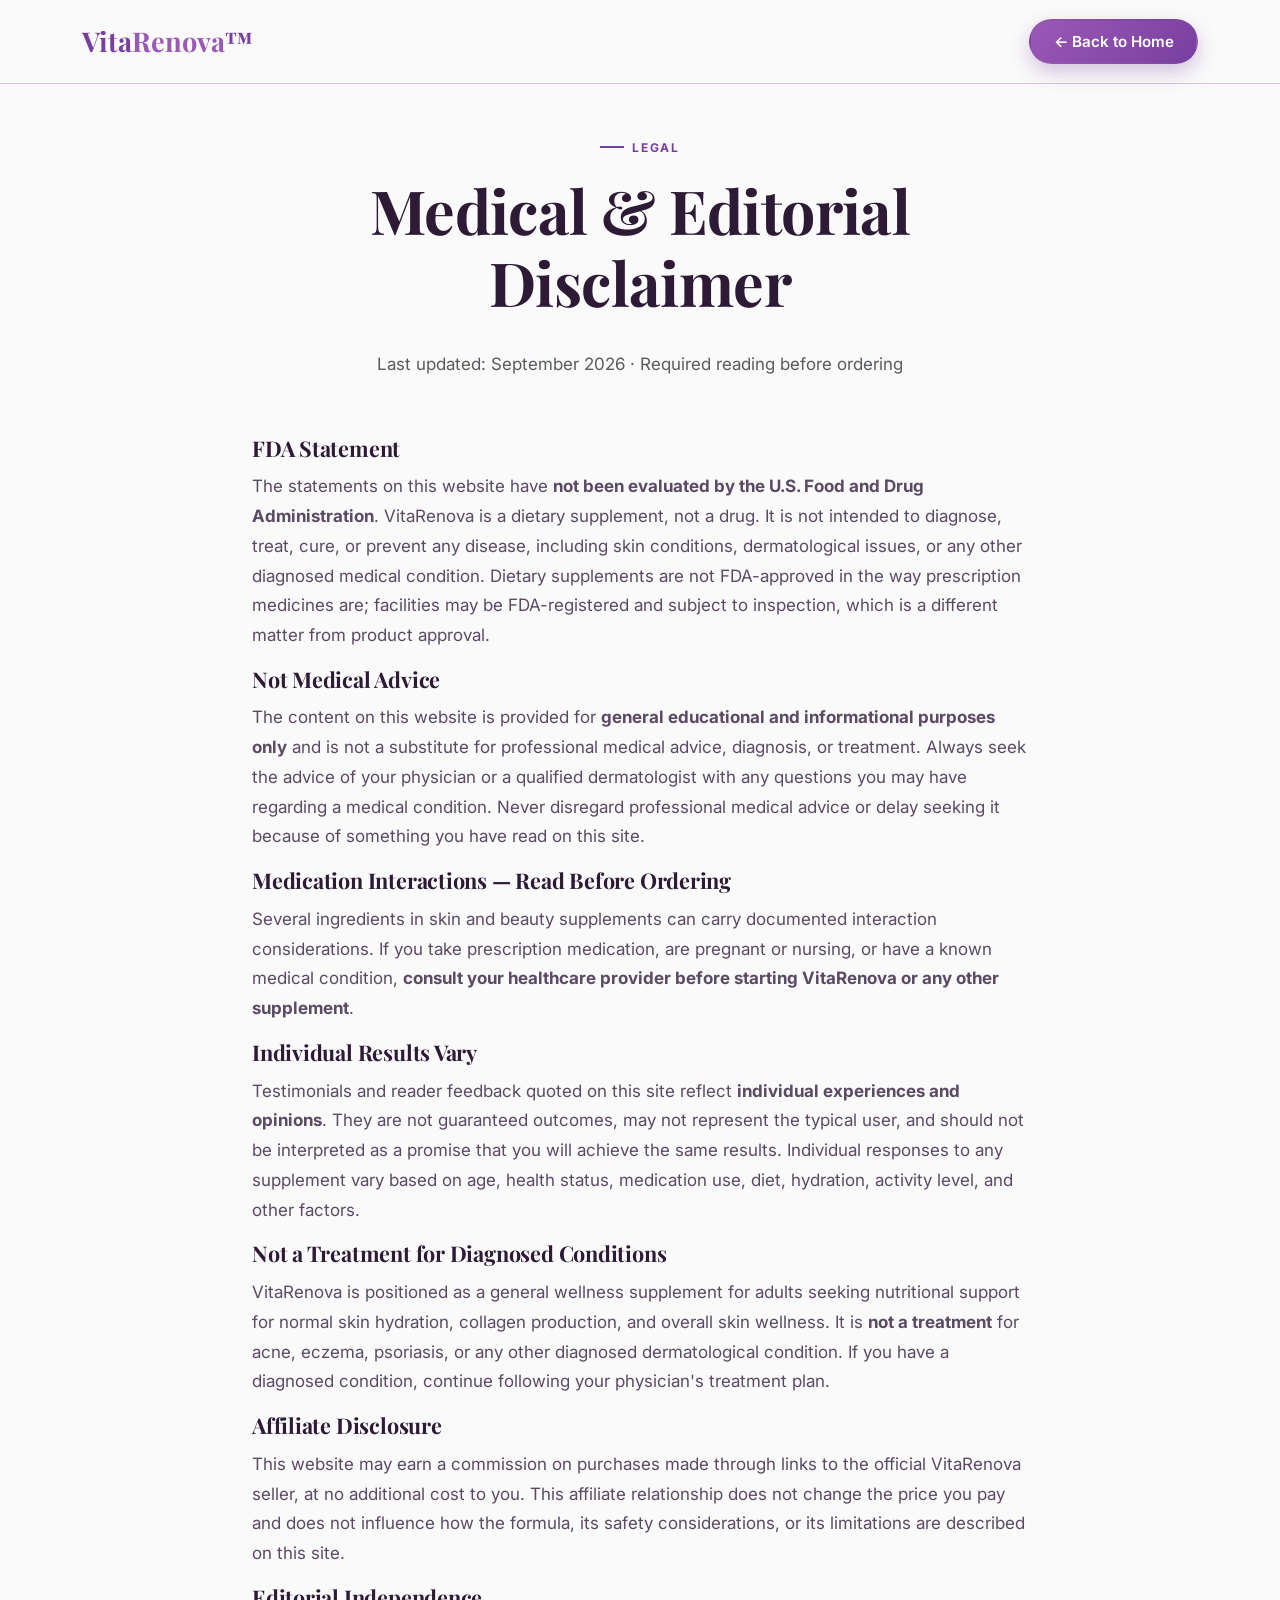
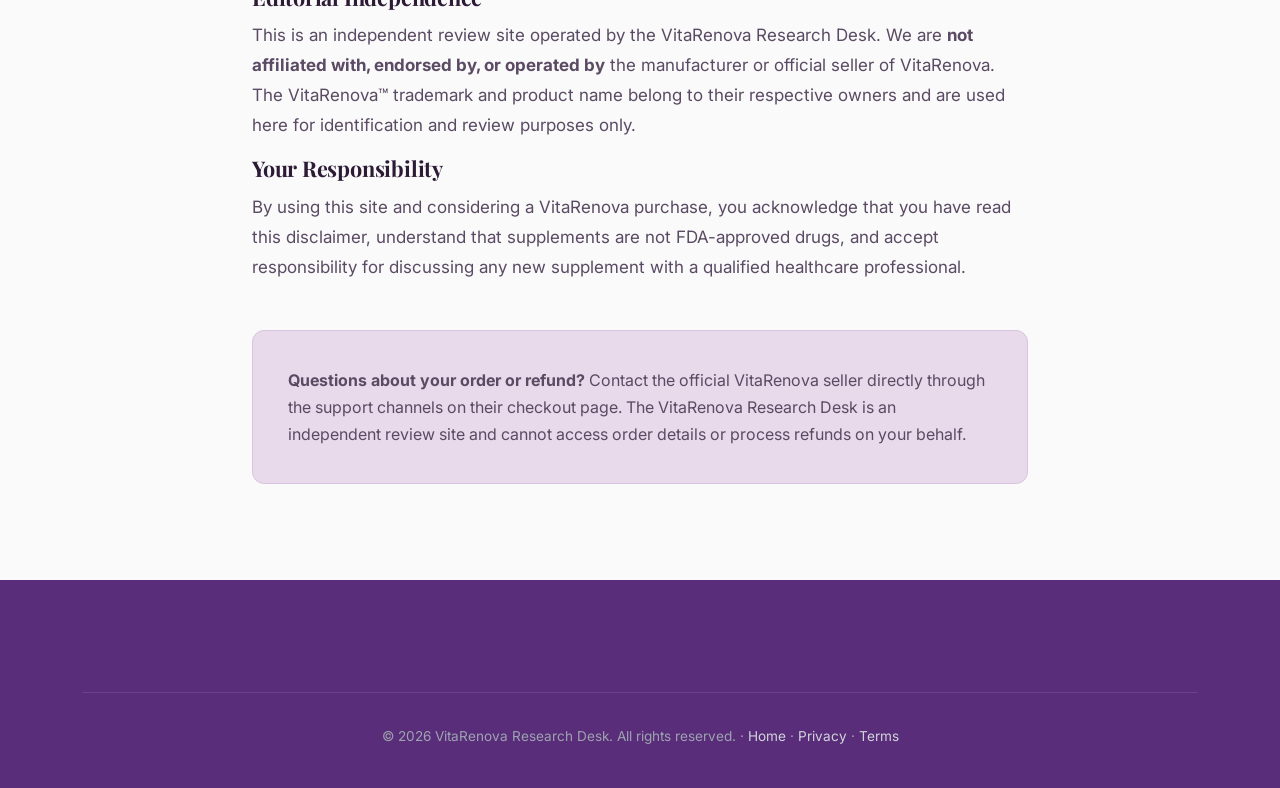
<file: disclaimer.html>
<!DOCTYPE html>
<html lang="en">
<head>
<meta charset="UTF-8">
<meta name="viewport" content="width=device-width, initial-scale=1.0">
<meta http-equiv="Content-Language" content="en">
<meta name="language" content="English">
<title>Disclaimer | VitaRenova™</title>
<meta name="description" content="Important disclaimers for the independent VitaRenova review: FDA status, medical advice, medication interactions, and affiliate disclosure.">
<meta name="robots" content="noindex, follow">
<link rel="canonical" href="https://vitaarenova.com/disclaimer.html">
<link rel="preconnect" href="https://fonts.googleapis.com">
<link rel="preconnect" href="https://fonts.gstatic.com" crossorigin>
<link href="https://fonts.googleapis.com/css2?family=Inter:wght@400;500;600;700&family=Playfair+Display:wght@600;700&display=swap" rel="stylesheet">
<link href="https://cdn.jsdelivr.net/npm/bootstrap@5.3.3/dist/css/bootstrap.min.css" rel="stylesheet">
<link rel="stylesheet" href="https://cdn.jsdelivr.net/npm/bootstrap-icons@1.11.3/font/bootstrap-icons.min.css">
<link rel="stylesheet" href="style.css">
</head>
<body>

<nav class="navbar navbar-expand-lg vr-nav fixed-top">
  <div class="container">
    <a class="navbar-brand" href="index.html">
      <span class="vr-logo">Vita<em>Renova</em>™</span>
    </a>
    <a href="index.html" class="vr-btn vr-btn--primary vr-btn--sm">← Back to Home</a>
  </div>
</nav>

<main class="vr-sec" style="padding-top: 8rem;">
  <div class="container" style="max-width: 800px;">
    <div class="vr-head vr-head--c">
      <span class="vr-eyebrow vr-eyebrow--c">Legal</span>
      <h1>Medical & Editorial Disclaimer</h1>
      <p class="text-muted">Last updated: September 2026 · Required reading before ordering</p>
    </div>

    <h3>FDA Statement</h3>
    <p>The statements on this website have <strong>not been evaluated by the U.S. Food and Drug Administration</strong>. VitaRenova is a dietary supplement, not a drug. It is not intended to diagnose, treat, cure, or prevent any disease, including skin conditions, dermatological issues, or any other diagnosed medical condition. Dietary supplements are not FDA-approved in the way prescription medicines are; facilities may be FDA-registered and subject to inspection, which is a different matter from product approval.</p>

    <h3>Not Medical Advice</h3>
    <p>The content on this website is provided for <strong>general educational and informational purposes only</strong> and is not a substitute for professional medical advice, diagnosis, or treatment. Always seek the advice of your physician or a qualified dermatologist with any questions you may have regarding a medical condition. Never disregard professional medical advice or delay seeking it because of something you have read on this site.</p>

    <h3>Medication Interactions — Read Before Ordering</h3>
    <p>Several ingredients in skin and beauty supplements can carry documented interaction considerations. If you take prescription medication, are pregnant or nursing, or have a known medical condition, <strong>consult your healthcare provider before starting VitaRenova or any other supplement</strong>.</p>

    <h3>Individual Results Vary</h3>
    <p>Testimonials and reader feedback quoted on this site reflect <strong>individual experiences and opinions</strong>. They are not guaranteed outcomes, may not represent the typical user, and should not be interpreted as a promise that you will achieve the same results. Individual responses to any supplement vary based on age, health status, medication use, diet, hydration, activity level, and other factors.</p>

    <h3>Not a Treatment for Diagnosed Conditions</h3>
    <p>VitaRenova is positioned as a general wellness supplement for adults seeking nutritional support for normal skin hydration, collagen production, and overall skin wellness. It is <strong>not a treatment</strong> for acne, eczema, psoriasis, or any other diagnosed dermatological condition. If you have a diagnosed condition, continue following your physician's treatment plan.</p>

    <h3>Affiliate Disclosure</h3>
    <p>This website may earn a commission on purchases made through links to the official VitaRenova seller, at no additional cost to you. This affiliate relationship does not change the price you pay and does not influence how the formula, its safety considerations, or its limitations are described on this site.</p>

    <h3>Editorial Independence</h3>
    <p>This is an independent review site operated by the VitaRenova Research Desk. We are <strong>not affiliated with, endorsed by, or operated by</strong> the manufacturer or official seller of VitaRenova. The VitaRenova™ trademark and product name belong to their respective owners and are used here for identification and review purposes only.</p>

    <h3>Your Responsibility</h3>
    <p>By using this site and considering a VitaRenova purchase, you acknowledge that you have read this disclaimer, understand that supplements are not FDA-approved drugs, and accept responsibility for discussing any new supplement with a qualified healthcare professional.</p>

    <div class="vr-card mt-5" style="background: var(--vr-bg-alt); border-color: var(--vr-line);">
      <p class="mb-0"><strong>Questions about your order or refund?</strong> Contact the official VitaRenova seller directly through the support channels on their checkout page. The VitaRenova Research Desk is an independent review site and cannot access order details or process refunds on your behalf.</p>
    </div>
  </div>
</main>

<footer class="vr-foot">
  <div class="container">
    <div class="vr-legal" style="text-align: center; border-top: 1px solid rgba(255,255,255,0.1); padding-top: 2rem; margin-top: 2rem;">
      <p class="mb-0">© 2026 VitaRenova Research Desk. All rights reserved. · <a href="index.html" style="color: var(--vr-deep-mut);">Home</a> · <a href="privacy-policy.html" style="color: var(--vr-deep-mut);">Privacy</a> · <a href="terms-conditions.html" style="color: var(--vr-deep-mut);">Terms</a></p>
    </div>
  </div>
</footer>

</body>
</html>
</file>
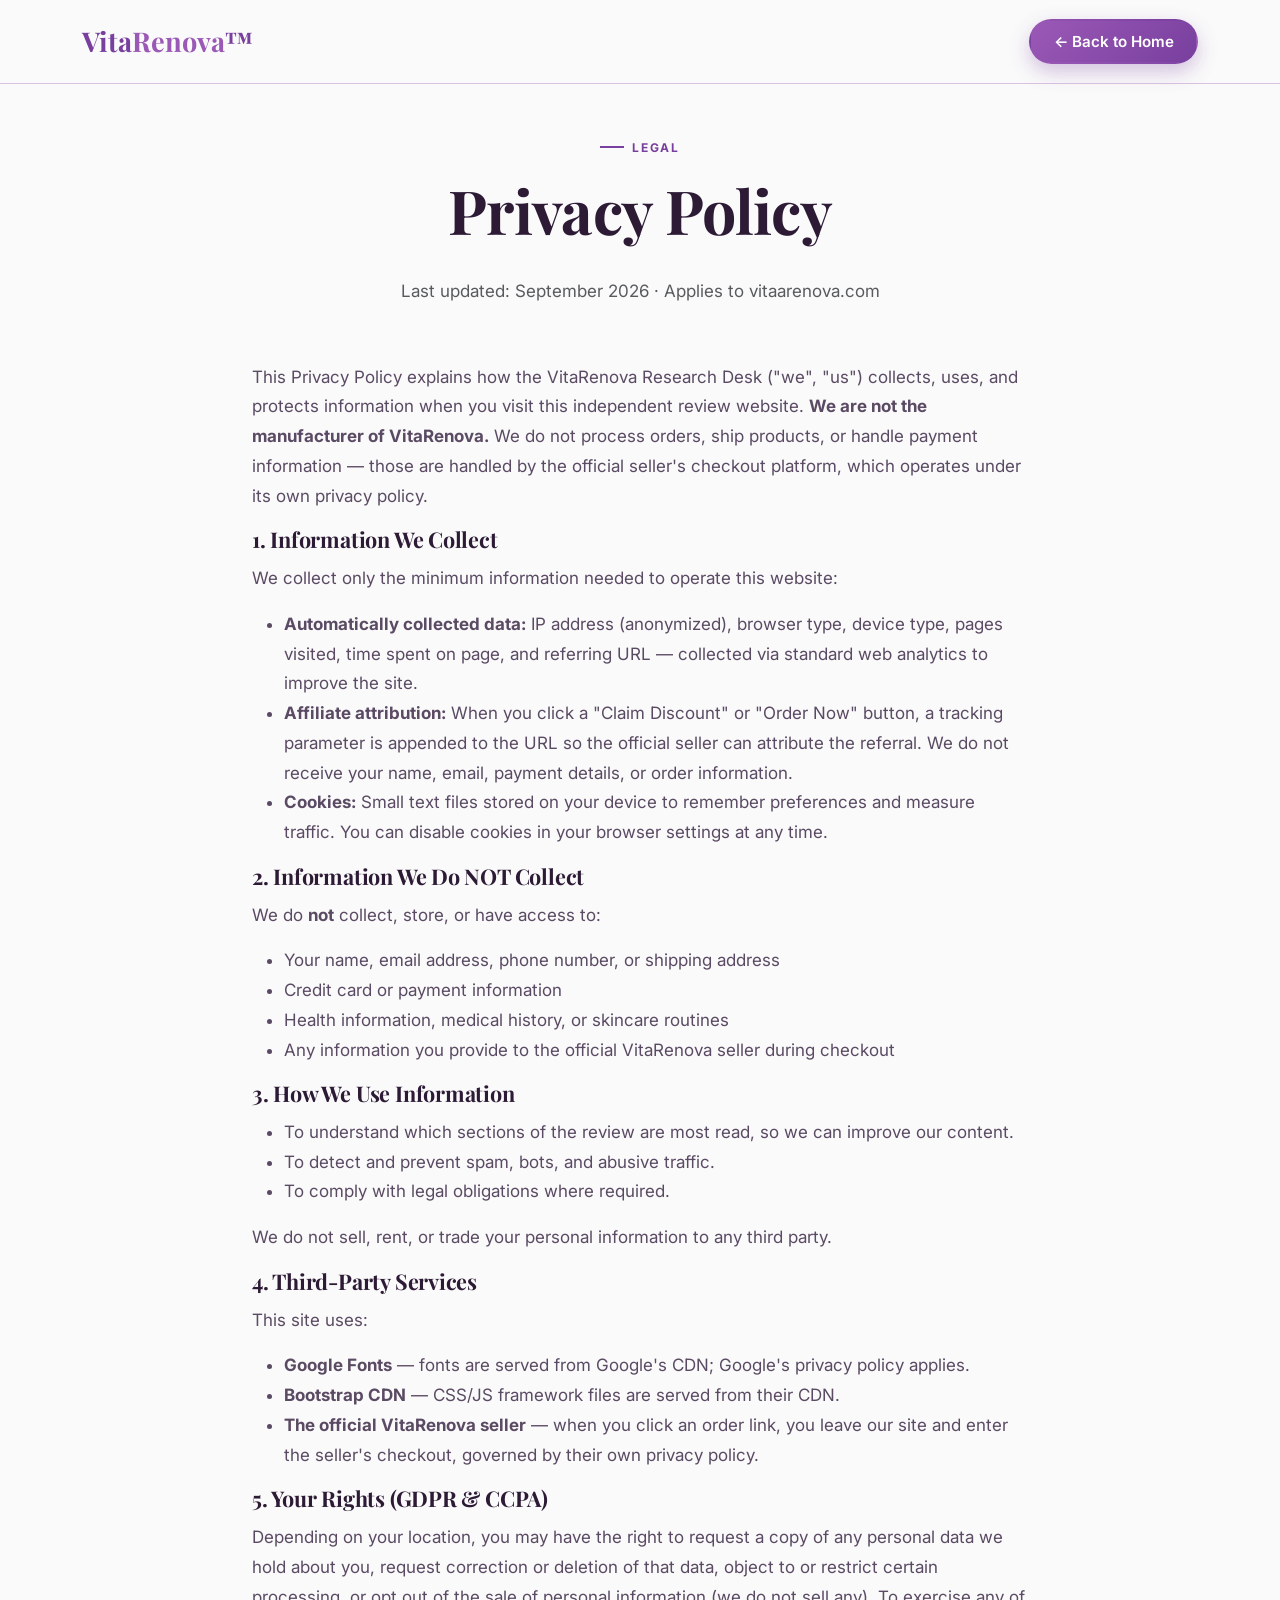
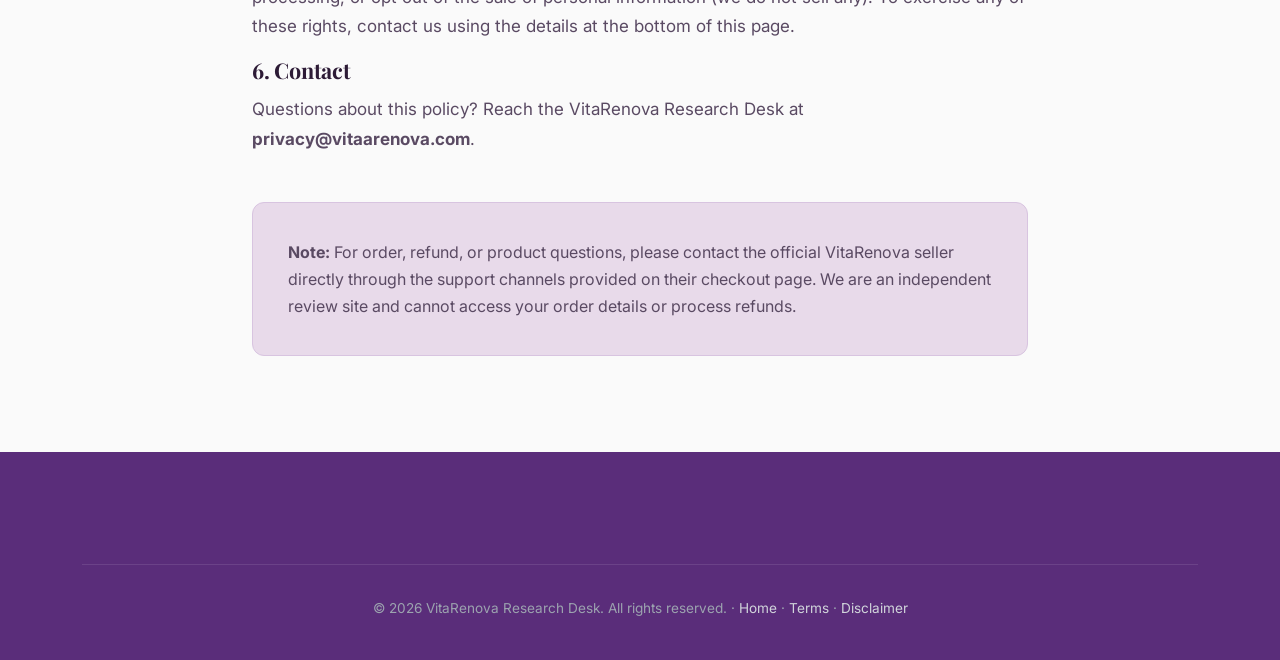
<file: privacy.html>
<!DOCTYPE html>
<html lang="en">
<head>
<meta charset="UTF-8">
<meta name="viewport" content="width=device-width, initial-scale=1.0">
<meta http-equiv="Content-Language" content="en">
<meta name="language" content="English">
<title>Privacy Policy | VitaRenova™</title>
<meta name="description" content="Privacy policy for the independent VitaRenova review website. Learn how we handle visitor data, cookies, and affiliate attribution.">
<meta name="robots" content="noindex, follow">
<link rel="canonical" href="https://vitaarenova.com/privacy-policy.html">
<link rel="preconnect" href="https://fonts.googleapis.com">
<link rel="preconnect" href="https://fonts.gstatic.com" crossorigin>
<link href="https://fonts.googleapis.com/css2?family=Inter:wght@400;500;600;700&family=Playfair+Display:wght@600;700&display=swap" rel="stylesheet">
<link href="https://cdn.jsdelivr.net/npm/bootstrap@5.3.3/dist/css/bootstrap.min.css" rel="stylesheet">
<link rel="stylesheet" href="https://cdn.jsdelivr.net/npm/bootstrap-icons@1.11.3/font/bootstrap-icons.min.css">
<link rel="stylesheet" href="style.css">
</head>
<body>

<nav class="navbar navbar-expand-lg vr-nav fixed-top">
  <div class="container">
    <a class="navbar-brand" href="index.html">
      <span class="vr-logo">Vita<em>Renova</em>™</span>
    </a>
    <a href="index.html" class="vr-btn vr-btn--primary vr-btn--sm">← Back to Home</a>
  </div>
</nav>

<main class="vr-sec" style="padding-top: 8rem;">
  <div class="container" style="max-width: 800px;">
    <div class="vr-head vr-head--c">
      <span class="vr-eyebrow vr-eyebrow--c">Legal</span>
      <h1>Privacy Policy</h1>
      <p class="text-muted">Last updated: September 2026 · Applies to vitaarenova.com</p>
    </div>

    <p>This Privacy Policy explains how the VitaRenova Research Desk ("we", "us") collects, uses, and protects information when you visit this independent review website. <strong>We are not the manufacturer of VitaRenova.</strong> We do not process orders, ship products, or handle payment information — those are handled by the official seller's checkout platform, which operates under its own privacy policy.</p>

    <h3>1. Information We Collect</h3>
    <p>We collect only the minimum information needed to operate this website:</p>
    <ul>
      <li><strong>Automatically collected data:</strong> IP address (anonymized), browser type, device type, pages visited, time spent on page, and referring URL — collected via standard web analytics to improve the site.</li>
      <li><strong>Affiliate attribution:</strong> When you click a "Claim Discount" or "Order Now" button, a tracking parameter is appended to the URL so the official seller can attribute the referral. We do not receive your name, email, payment details, or order information.</li>
      <li><strong>Cookies:</strong> Small text files stored on your device to remember preferences and measure traffic. You can disable cookies in your browser settings at any time.</li>
    </ul>

    <h3>2. Information We Do NOT Collect</h3>
    <p>We do <strong>not</strong> collect, store, or have access to:</p>
    <ul>
      <li>Your name, email address, phone number, or shipping address</li>
      <li>Credit card or payment information</li>
      <li>Health information, medical history, or skincare routines</li>
      <li>Any information you provide to the official VitaRenova seller during checkout</li>
    </ul>

    <h3>3. How We Use Information</h3>
    <ul>
      <li>To understand which sections of the review are most read, so we can improve our content.</li>
      <li>To detect and prevent spam, bots, and abusive traffic.</li>
      <li>To comply with legal obligations where required.</li>
    </ul>
    <p>We do not sell, rent, or trade your personal information to any third party.</p>

    <h3>4. Third-Party Services</h3>
    <p>This site uses:</p>
    <ul>
      <li><strong>Google Fonts</strong> — fonts are served from Google's CDN; Google's privacy policy applies.</li>
      <li><strong>Bootstrap CDN</strong> — CSS/JS framework files are served from their CDN.</li>
      <li><strong>The official VitaRenova seller</strong> — when you click an order link, you leave our site and enter the seller's checkout, governed by their own privacy policy.</li>
    </ul>

    <h3>5. Your Rights (GDPR & CCPA)</h3>
    <p>Depending on your location, you may have the right to request a copy of any personal data we hold about you, request correction or deletion of that data, object to or restrict certain processing, or opt out of the sale of personal information (we do not sell any). To exercise any of these rights, contact us using the details at the bottom of this page.</p>

    <h3>6. Contact</h3>
    <p>Questions about this policy? Reach the VitaRenova Research Desk at <strong>privacy@vitaarenova.com</strong>.</p>

    <div class="vr-card mt-5" style="background: var(--vr-bg-alt); border-color: var(--vr-line);">
      <p class="mb-0"><strong>Note:</strong> For order, refund, or product questions, please contact the official VitaRenova seller directly through the support channels provided on their checkout page. We are an independent review site and cannot access your order details or process refunds.</p>
    </div>
  </div>
</main>

<footer class="vr-foot">
  <div class="container">
    <div class="vr-legal" style="text-align: center; border-top: 1px solid rgba(255,255,255,0.1); padding-top: 2rem; margin-top: 2rem;">
      <p class="mb-0">© 2026 VitaRenova Research Desk. All rights reserved. · <a href="index.html" style="color: var(--vr-deep-mut);">Home</a> · <a href="terms-conditions.html" style="color: var(--vr-deep-mut);">Terms</a> · <a href="disclaimer.html" style="color: var(--vr-deep-mut);">Disclaimer</a></p>
    </div>
  </div>
</footer>

</body>
</html>
</file>
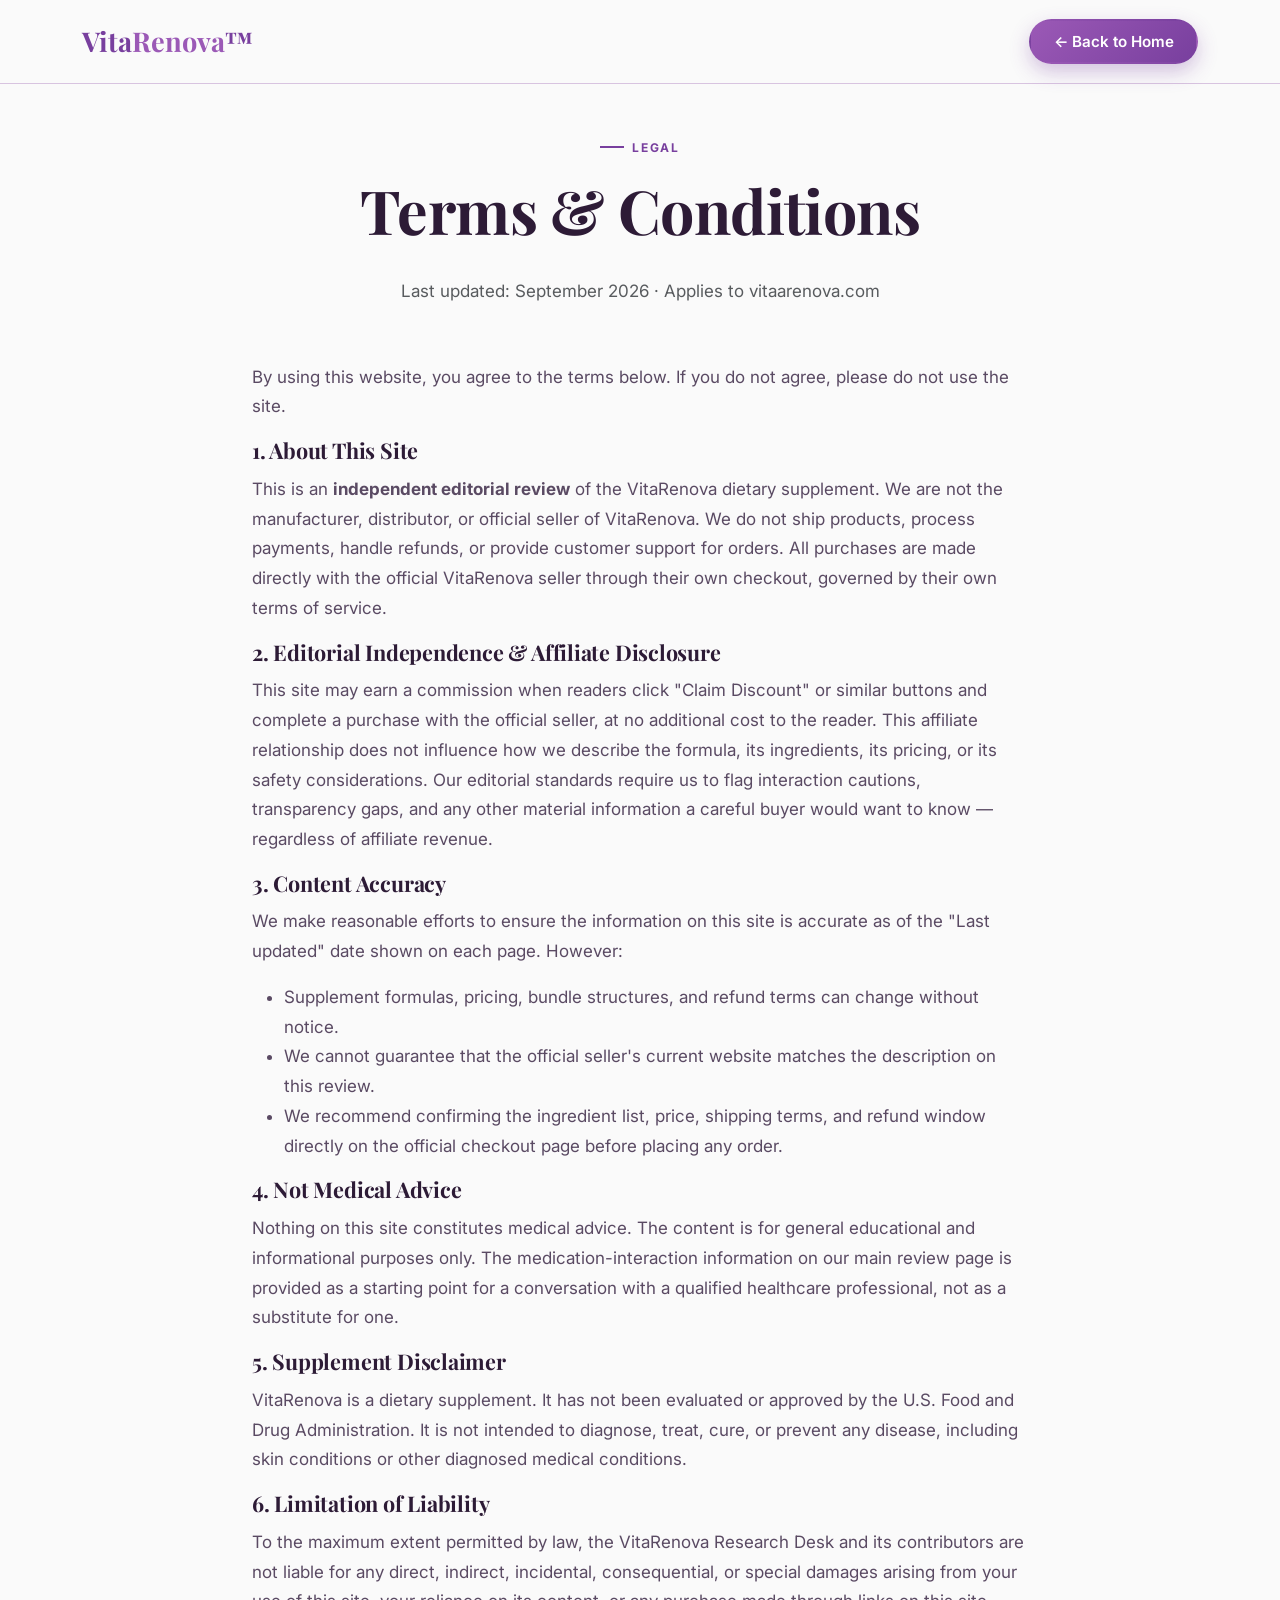
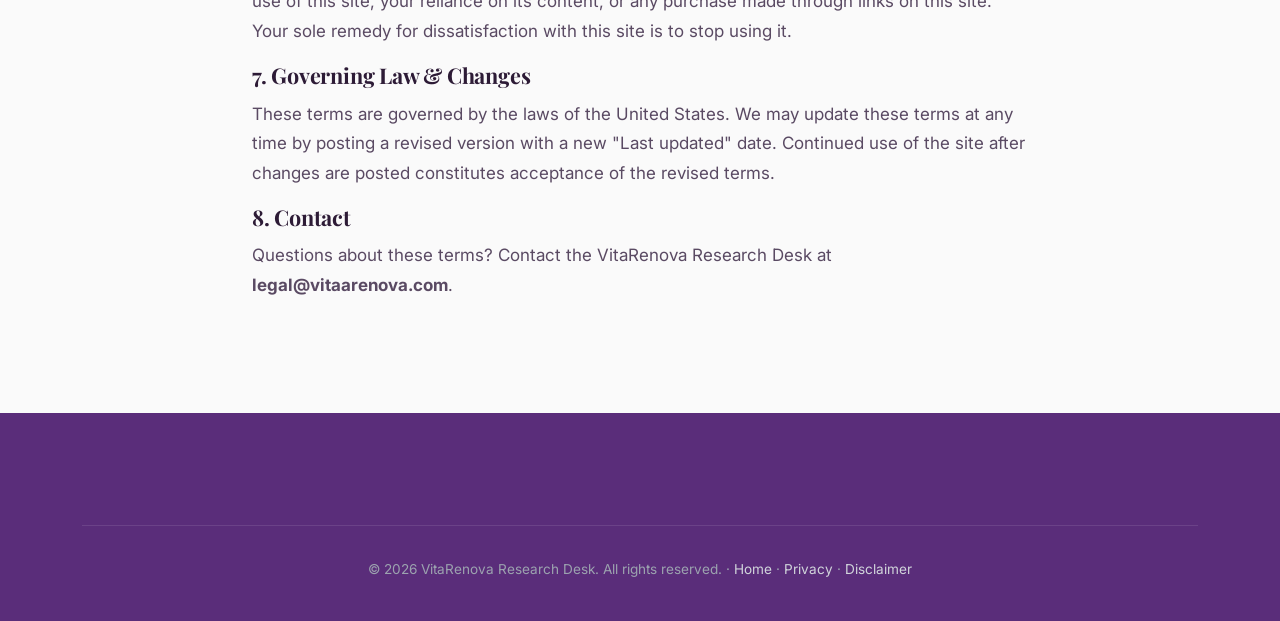
<file: terms.html>
<!DOCTYPE html>
<html lang="en">
<head>
<meta charset="UTF-8">
<meta name="viewport" content="width=device-width, initial-scale=1.0">
<meta http-equiv="Content-Language" content="en">
<meta name="language" content="English">
<title>Terms & Conditions | VitaRenova™</title>
<meta name="description" content="Terms of use for the independent VitaRenova review website. Covers affiliate rules, content accuracy, and official seller boundaries.">
<meta name="robots" content="noindex, follow">
<link rel="canonical" href="https://vitaarenova.com/terms-conditions.html">
<link rel="preconnect" href="https://fonts.googleapis.com">
<link rel="preconnect" href="https://fonts.gstatic.com" crossorigin>
<link href="https://fonts.googleapis.com/css2?family=Inter:wght@400;500;600;700&family=Playfair+Display:wght@600;700&display=swap" rel="stylesheet">
<link href="https://cdn.jsdelivr.net/npm/bootstrap@5.3.3/dist/css/bootstrap.min.css" rel="stylesheet">
<link rel="stylesheet" href="https://cdn.jsdelivr.net/npm/bootstrap-icons@1.11.3/font/bootstrap-icons.min.css">
<link rel="stylesheet" href="style.css">
</head>
<body>

<nav class="navbar navbar-expand-lg vr-nav fixed-top">
  <div class="container">
    <a class="navbar-brand" href="index.html">
      <span class="vr-logo">Vita<em>Renova</em>™</span>
    </a>
    <a href="index.html" class="vr-btn vr-btn--primary vr-btn--sm">← Back to Home</a>
  </div>
</nav>

<main class="vr-sec" style="padding-top: 8rem;">
  <div class="container" style="max-width: 800px;">
    <div class="vr-head vr-head--c">
      <span class="vr-eyebrow vr-eyebrow--c">Legal</span>
      <h1>Terms & Conditions</h1>
      <p class="text-muted">Last updated: September 2026 · Applies to vitaarenova.com</p>
    </div>

    <p>By using this website, you agree to the terms below. If you do not agree, please do not use the site.</p>

    <h3>1. About This Site</h3>
    <p>This is an <strong>independent editorial review</strong> of the VitaRenova dietary supplement. We are not the manufacturer, distributor, or official seller of VitaRenova. We do not ship products, process payments, handle refunds, or provide customer support for orders. All purchases are made directly with the official VitaRenova seller through their own checkout, governed by their own terms of service.</p>

    <h3>2. Editorial Independence & Affiliate Disclosure</h3>
    <p>This site may earn a commission when readers click "Claim Discount" or similar buttons and complete a purchase with the official seller, at no additional cost to the reader. This affiliate relationship does not influence how we describe the formula, its ingredients, its pricing, or its safety considerations. Our editorial standards require us to flag interaction cautions, transparency gaps, and any other material information a careful buyer would want to know — regardless of affiliate revenue.</p>

    <h3>3. Content Accuracy</h3>
    <p>We make reasonable efforts to ensure the information on this site is accurate as of the "Last updated" date shown on each page. However:</p>
    <ul>
      <li>Supplement formulas, pricing, bundle structures, and refund terms can change without notice.</li>
      <li>We cannot guarantee that the official seller's current website matches the description on this review.</li>
      <li>We recommend confirming the ingredient list, price, shipping terms, and refund window directly on the official checkout page before placing any order.</li>
    </ul>

    <h3>4. Not Medical Advice</h3>
    <p>Nothing on this site constitutes medical advice. The content is for general educational and informational purposes only. The medication-interaction information on our main review page is provided as a starting point for a conversation with a qualified healthcare professional, not as a substitute for one.</p>

    <h3>5. Supplement Disclaimer</h3>
    <p>VitaRenova is a dietary supplement. It has not been evaluated or approved by the U.S. Food and Drug Administration. It is not intended to diagnose, treat, cure, or prevent any disease, including skin conditions or other diagnosed medical conditions.</p>

    <h3>6. Limitation of Liability</h3>
    <p>To the maximum extent permitted by law, the VitaRenova Research Desk and its contributors are not liable for any direct, indirect, incidental, consequential, or special damages arising from your use of this site, your reliance on its content, or any purchase made through links on this site. Your sole remedy for dissatisfaction with this site is to stop using it.</p>

    <h3>7. Governing Law & Changes</h3>
    <p>These terms are governed by the laws of the United States. We may update these terms at any time by posting a revised version with a new "Last updated" date. Continued use of the site after changes are posted constitutes acceptance of the revised terms.</p>

    <h3>8. Contact</h3>
    <p>Questions about these terms? Contact the VitaRenova Research Desk at <strong>legal@vitaarenova.com</strong>.</p>
  </div>
</main>

<footer class="vr-foot">
  <div class="container">
    <div class="vr-legal" style="text-align: center; border-top: 1px solid rgba(255,255,255,0.1); padding-top: 2rem; margin-top: 2rem;">
      <p class="mb-0">© 2026 VitaRenova Research Desk. All rights reserved. · <a href="index.html" style="color: var(--vr-deep-mut);">Home</a> · <a href="privacy-policy.html" style="color: var(--vr-deep-mut);">Privacy</a> · <a href="disclaimer.html" style="color: var(--vr-deep-mut);">Disclaimer</a></p>
    </div>
  </div>
</footer>

</body>
</html>
</file>
<file: style.css>
/* ============================================================
VitaRenova — "Radiant Lavender" Editorial Theme
Palette: Deep Purple #783F9E | Light Lavender #E8DAEA | Clean White #FFFFFF
Type: Inter (body) + Playfair Display (display/headings)
============================================================ */
:root{
  --vr-primary: #783F9E;
  --vr-primary-lt: #9B59B6;
  --vr-primary-dd: #5A2D7A;
  --vr-bg: #FAFAFA;
  --vr-bg-alt: #E8DAEA;
  --vr-card: #FFFFFF;
  --vr-line: #D8C4E0;
  --vr-line-soft: #F0E6F3;
  --vr-card-line: rgba(120, 63, 158, 0.10);
  --vr-text: #2D1B36;
  --vr-body: #5A4A63;
  --vr-muted: #8A7A93;
  --vr-deep-text: #F9FAFB;
  --vr-deep-mut: #D1D5DB;
  --vr-yes: #10B981;
  --vr-no: #EF4444;
  --vr-grad: linear-gradient(135deg, #9B59B6 0%, #783F9E 100%);
  --vr-grad-d: linear-gradient(150deg, #5A2D7A 0%, #783F9E 100%);
  --vr-display: 'Playfair Display', Georgia, serif;
  --vr-body-f: 'Inter', system-ui, sans-serif;
  --vr-r: 12px;
  --vr-r-sm: 8px;
  --vr-sh: 0 4px 6px -1px rgba(120, 63, 158, 0.05), 0 2px 4px -1px rgba(120, 63, 158, 0.03);
  --vr-sh-lg: 0 10px 15px -3px rgba(120, 63, 158, 0.08), 0 4px 6px -2px rgba(120, 63, 158, 0.04);
}

*, *::before, *::after { box-sizing: border-box; }
html { scroll-behavior: smooth; scroll-padding-top: 80px; }
body {
  margin: 0;
  background: var(--vr-bg);
  color: var(--vr-body);
  font-family: var(--vr-body-f);
  font-size: 17px;
  line-height: 1.75;
  font-weight: 400;
  -webkit-font-smoothing: antialiased;
}
img { max-width: 100%; height: auto; display: block; }
a { color: var(--vr-primary-lt); text-decoration: none; transition: color 0.2s; font-weight: 500; }
a:hover { color: var(--vr-primary); }
h1, h2, h3, h4 { font-family: var(--vr-display); color: var(--vr-text); line-height: 1.2; margin: 0 0 0.5em; font-weight: 700; letter-spacing: -0.01em; }
h1 { font-size: clamp(2.4rem, 5vw, 3.8rem); }
h2 { font-size: clamp(1.9rem, 4vw, 2.8rem); }
h3 { font-size: 1.35rem; }
h4 { font-size: 1.15rem; }
.vr-skip { position: absolute; left: -9999px; top: 0; background: var(--vr-primary); color: #fff; padding: 0.8rem 1.2rem; z-index: 2000; border-radius: 0 0 8px 0; font-weight: 700; }
.vr-skip:focus { left: 0; }

/* ── Buttons ─────────────────────────────────────────────── */
.vr-btn {
  display: inline-flex; align-items: center; justify-content: center; gap: 0.5rem;
  font-family: var(--vr-body-f); font-weight: 600; font-size: 1.05rem;
  padding: 1rem 2.2rem; border-radius: 999px; border: 2px solid transparent;
  cursor: pointer; text-align: center; line-height: 1.25; transition: all 0.25s ease;
}
.vr-btn:hover { transform: translateY(-2px); text-decoration: none; }
.vr-btn--primary { 
  background: var(--vr-grad); 
  color: #fff; 
  box-shadow: 0 8px 20px rgba(120, 63, 158, 0.3); 
}
.vr-btn--primary:hover { 
  background: linear-gradient(135deg, #A96BC7 0%, #8A4DB3 100%); 
  color: #fff; 
  box-shadow: 0 12px 28px rgba(120, 63, 158, 0.4); 
}
.vr-btn--ghost { background: transparent; color: var(--vr-primary); border-color: var(--vr-primary); }
.vr-btn--ghost:hover { background: var(--vr-primary); color: #fff; }
.vr-sec--deep .vr-btn--ghost { color: #fff; border-color: rgba(255,255,255,0.3); }
.vr-sec--deep .vr-btn--ghost:hover { background: rgba(255,255,255,0.1); }
.vr-btn--lg { padding: 1.2rem 2.6rem; font-size: 1.1rem; }
.vr-btn--sm { padding: 0.7rem 1.4rem; font-size: 0.95rem; }
.vr-btn--full { width: 100%; }

/* ── Navbar ──────────────────────────────────────────────── */
.vr-nav { 
  background: rgba(250, 250, 250, 0.95); 
  backdrop-filter: blur(12px); 
  border-bottom: 1px solid var(--vr-line); 
  padding: 0.8rem 0; 
}
.vr-logo { font-family: var(--vr-display); font-size: 1.7rem; font-weight: 700; color: var(--vr-primary); }
.vr-logo em { font-style: normal; color: var(--vr-primary-lt); }
.vr-nav .nav-link { font-weight: 500; font-size: 0.95rem; color: var(--vr-body); padding: 0.5rem 0.8rem; border-radius: 8px; }
.vr-nav .nav-link:hover { color: var(--vr-primary); background: var(--vr-bg-alt); }
.vr-nav .nav-link.active { color: var(--vr-primary); font-weight: 600; }
@media (max-width: 991.98px) {
  .vr-nav .navbar-collapse { background: var(--vr-bg); border: 1px solid var(--vr-line); border-radius: var(--vr-r); margin-top: 0.5rem; padding: 1rem; }
  .vr-nav .nav-link { padding: 0.8rem; font-size: 1rem; }
  .vr-nav .vr-btn { margin-top: 0.5rem; width: 100%; }
}

/* ── Layout & Sections ───────────────────────────────────── */
.vr-sec { padding: 6rem 0; position: relative; }
.vr-sec--alt { background: var(--vr-bg-alt); position: relative; }
.vr-sec--alt::before { 
  content: ""; position: absolute; inset: 0; pointer-events: none; opacity: 0.5; 
  background-image: radial-gradient(circle, rgba(120, 63, 158, 0.04) 1px, transparent 1px); 
  background-size: 24px 24px; 
}
.vr-sec--alt > .container { position: relative; z-index: 1; }
.vr-sec--deep { background: var(--vr-grad-d); color: var(--vr-deep-mut); }
.vr-sec--deep h1, .vr-sec--deep h2, .vr-sec--deep h3 { color: #fff; }
.vr-head { max-width: 65ch; margin: 0 auto 3.5rem; }
.vr-head--c { text-align: center; }
.vr-eyebrow { 
  display: inline-flex; align-items: center; gap: 0.5rem; 
  font-family: var(--vr-body-f); font-size: 0.75rem; font-weight: 700; 
  letter-spacing: 0.15em; text-transform: uppercase; color: var(--vr-primary); 
  margin-bottom: 1rem; 
}
.vr-eyebrow::before { content: ""; width: 24px; height: 2px; background: var(--vr-primary); }
.vr-eyebrow--c { justify-content: center; }
.vr-lede { font-size: 1.15rem; color: var(--vr-body); font-weight: 400; line-height: 1.8; }
.vr-sec--deep .vr-lede { color: var(--vr-deep-mut); }

/* ── Hero ────────────────────────────────────────────────── */
.vr-hero { 
  padding: 8rem 0 5rem; 
  background: linear-gradient(180deg, var(--vr-bg-alt) 0%, var(--vr-bg) 100%); 
}
.vr-pill { 
  display: inline-flex; align-items: center; gap: 0.4rem; 
  background: #fff; border: 1px solid var(--vr-line); color: var(--vr-primary); 
  font-family: var(--vr-body-f); font-weight: 600; font-size: 0.75rem; 
  padding: 0.5rem 1rem; border-radius: 999px; letter-spacing: 0.05em;
}
.vr-answer { 
  background: #fff; border: 1px solid var(--vr-line); border-left: 4px solid var(--vr-primary); 
  border-radius: 0 var(--vr-r-sm) var(--vr-r-sm) 0; padding: 1.5rem 1.8rem; 
  margin: 2rem 0; box-shadow: var(--vr-sh); 
}
.vr-answer__tag { 
  display: block; font-family: var(--vr-body-f); font-size: 0.7rem; font-weight: 800; 
  letter-spacing: 0.1em; text-transform: uppercase; color: var(--vr-primary); margin-bottom: 0.6rem; 
}
.vr-answer p { margin: 0; font-size: 1.05rem; color: var(--vr-text); line-height: 1.7; font-weight: 500; }
.vr-answer p + p { margin-top: 0.8rem; }
.vr-hero__cta { display: flex; flex-wrap: wrap; gap: 1rem; margin: 2rem 0; }
.vr-cta-micro { display: flex; flex-wrap: wrap; gap: 0.5rem 1.5rem; font-size: 0.85rem; font-weight: 500; color: var(--vr-muted); margin-bottom: 1rem; }
.vr-cta-micro i { color: var(--vr-primary-lt); margin-right: 4px; }
.vr-sec--deep .vr-cta-micro { color: var(--vr-deep-mut); }
.vr-sec--deep .vr-cta-micro i { color: var(--vr-primary-lt); }
.vr-cta-price { font-size: 1.05rem; color: var(--vr-body); margin: 0; font-weight: 500; }
.vr-cta-price strong { color: var(--vr-primary); font-weight: 700; }
.vr-sec--deep .vr-cta-price { color: var(--vr-deep-mut); }
.vr-sec--deep .vr-cta-price strong { color: #fff; }
.vr-hero__img { filter: drop-shadow(0 30px 60px rgba(120, 63, 158, 0.15)); }
.vr-hero-badges { display: flex; justify-content: center; gap: 2rem; margin-top: 2rem; font-size: 0.85rem; font-weight: 600; color: var(--vr-muted); }
.vr-hero-badges i { color: var(--vr-primary); margin-right: 4px; font-size: 1.1rem; }
.vr-ribbon { 
  background: var(--vr-primary); color: #fff; text-align: center; 
  padding: 1rem 1.5rem; font-family: var(--vr-body-f); font-size: 0.75rem; 
  font-weight: 600; letter-spacing: 0.15em; text-transform: uppercase; 
  line-height: 1.6; margin-top: 3.5rem; border-radius: var(--vr-r); 
  box-shadow: var(--vr-sh-lg);
}
.vr-ribbon b { color: #E8DAEA; }
@media (max-width: 768px) { 
  .vr-hero__cta { flex-direction: column; } 
  .vr-hero__cta .vr-btn { width: 100%; } 
}

/* ── Badges & Trust ──────────────────────────────────────── */
.vr-badge-img { 
  max-width: 72px; max-height: 72px; width: auto; height: auto; 
  margin: 0 auto; display: block; filter: drop-shadow(0 4px 8px rgba(120, 63, 158, 0.08)); 
  transition: transform 0.3s ease; 
}
.vr-badge-img:hover { transform: translateY(-4px) scale(1.05); }
@media (max-width: 768px) { .vr-badge-img { max-width: 56px; max-height: 56px; } }

/* ── Cards ───────────────────────────────────────────────── */
.vr-card { 
  background: var(--vr-card); border: 1px solid var(--vr-line); 
  border-radius: var(--vr-r); padding: 2.2rem; height: 100%; 
  transition: transform 0.3s ease, box-shadow 0.3s ease, border-color 0.3s ease; 
}
.vr-card:hover { transform: translateY(-6px); box-shadow: var(--vr-sh-lg); border-color: var(--vr-primary-lt); }
.vr-card h3 { font-size: 1.25rem; margin-bottom: 0.8rem; font-weight: 600; }
.vr-card p { font-size: 1rem; margin: 0; color: var(--vr-body); font-weight: 400; line-height: 1.7; }
.vr-card__n { 
  display: inline-flex; align-items: center; justify-content: center; 
  width: 44px; height: 44px; border-radius: 12px; 
  background: var(--vr-bg-alt); color: var(--vr-primary); 
  font-family: var(--vr-body-f); font-weight: 700; font-size: 1rem; margin-bottom: 1.2rem; 
}
.vr-icon-accent { color: var(--vr-primary); }
.vr-card--highlight { background: #fff; border-top: 4px solid var(--vr-primary); }

/* ── Ingredients ─────────────────────────────────────────── */
.vr-layer { 
  display: inline-block; font-family: var(--vr-body-f); font-size: 0.65rem; 
  font-weight: 700; letter-spacing: 0.1em; text-transform: uppercase; 
  padding: 0.4rem 0.8rem; border-radius: 999px; margin-bottom: 1rem; 
}
.vr-layer--primary { background: #F3E8FF; color: #7E22CE; border: 1px solid rgba(126, 34, 206, 0.2); }
.vr-layer--secondary { background: #ECFDF5; color: #047857; border: 1px solid rgba(4, 120, 87, 0.2); }
.vr-layer--tertiary { background: #FFF7ED; color: #C2410C; border: 1px solid rgba(194, 65, 12, 0.2); }
.vr-layer--quaternary { background: #EFF6FF; color: #1D4ED8; border: 1px solid rgba(29, 78, 216, 0.2); }

/* ── Tables ──────────────────────────────────────────────── */
.vr-tablewrap { overflow-x: auto; border: 1px solid var(--vr-line); border-radius: var(--vr-r); background: #fff; }
.vr-table { width: 100%; border-collapse: collapse; min-width: 600px; font-size: 1rem; }
.vr-table th, .vr-table td { padding: 1.2rem 1.4rem; text-align: left; border-bottom: 1px solid var(--vr-line-soft); font-weight: 400; }
.vr-table th { background: var(--vr-primary); font-weight: 600; color: #fff; font-size: 0.85rem; letter-spacing: 0.05em; text-transform: uppercase; font-family: var(--vr-body-f); }
.vr-table tr:last-child td { border-bottom: none; }
.vr-table tr:hover { background: var(--vr-bg-alt); }
.vr-yes { color: var(--vr-yes); font-weight: 600; }
.vr-no { color: var(--vr-no); font-weight: 600; }

/* ── Pricing & Guarantee ─────────────────────────────────── */
.vr-pack { 
  background: var(--vr-card); border: 1px solid var(--vr-line); 
  border-radius: var(--vr-r); padding: 2.5rem 1.8rem; height: 100%; 
  display: flex; flex-direction: column; position: relative; 
  transition: transform 0.3s ease, box-shadow 0.3s ease; 
}
.vr-pack:hover { transform: translateY(-6px); box-shadow: var(--vr-sh-lg); }
.vr-pack--best { border: 2px solid var(--vr-primary); box-shadow: var(--vr-sh-lg); }
.vr-pack__tag { 
  position: absolute; top: -14px; left: 50%; transform: translateX(-50%); 
  font-family: var(--vr-body-f); font-size: 0.7rem; font-weight: 700; 
  letter-spacing: 0.1em; text-transform: uppercase; padding: 0.5rem 1.2rem; 
  border-radius: 999px; white-space: nowrap; background: var(--vr-bg-alt); 
  color: var(--vr-primary); border: 1px solid var(--vr-line); 
}
.vr-pack--best .vr-pack__tag { background: var(--vr-grad); color: #fff; border-color: transparent; }
.vr-pack h3 { text-align: center; margin: 0.5rem 0 0.2rem; font-size: 1.5rem; }
.vr-pack__sub { text-align: center; font-family: var(--vr-body-f); font-size: 0.75rem; color: var(--vr-muted); text-transform: uppercase; letter-spacing: 0.1em; margin-bottom: 1.2rem; }
.vr-pack__price { text-align: center; }
.vr-pack__price b { font-family: var(--vr-display); font-size: 3.4rem; color: var(--vr-primary); line-height: 1; display: block; font-weight: 700; }
.vr-pack__price span { font-family: var(--vr-body-f); font-size: 0.8rem; color: var(--vr-muted); display: block; margin-top: 0.4rem; }
.vr-pack__tot { text-align: center; font-family: var(--vr-body-f); font-size: 0.9rem; color: var(--vr-primary); font-weight: 600; margin: 0.6rem 0 1.2rem; }
.vr-pack ul { list-style: none; padding: 0; margin: 0 0 1.5rem; font-size: 0.95rem; color: var(--vr-body); }
.vr-pack li { padding: 0.6rem 0 0.6rem 1.8rem; position: relative; border-bottom: 1px solid var(--vr-line-soft); }
.vr-pack li:last-child { border-bottom: none; }
.vr-pack li::before { content: "✓"; position: absolute; left: 0; color: var(--vr-yes); font-weight: 700; font-size: 1.1rem; }
.vr-pack .vr-btn { margin-top: auto; }
.vr-guar { 
  display: grid; grid-template-columns: auto 1fr; gap: 2.5rem; align-items: center; 
  background: var(--vr-card); border: 1px solid var(--vr-line); 
  border-radius: var(--vr-r); padding: 2.5rem; box-shadow: var(--vr-sh); 
}
.vr-seal { 
  width: 130px; height: 130px; border-radius: 50%; 
  background: var(--vr-grad); color: #fff; 
  display: flex; flex-direction: column; align-items: center; justify-content: center; 
  text-align: center; flex-shrink: 0; box-shadow: 0 16px 34px rgba(120, 63, 158, 0.25);
}
.vr-seal b { font-family: var(--vr-display); font-size: 2.4rem; line-height: 1; font-weight: 700; }
.vr-seal span { font-family: var(--vr-body-f); font-size: 0.65rem; font-weight: 700; letter-spacing: 0.1em; text-transform: uppercase; margin-top: 0.2rem; }
.vr-guar h3 { margin-bottom: 0.6rem; font-size: 1.6rem; }
.vr-guar p { margin: 0; color: var(--vr-body); font-size: 1.05rem; line-height: 1.7; }
@media (max-width: 768px) { .vr-guar { grid-template-columns: 1fr; text-align: center; justify-items: center; } }

/* ── Reviews ─────────────────────────────────────────────── */
.vr-rev { 
  background: var(--vr-card); border: 1px solid var(--vr-line); 
  border-radius: var(--vr-r); padding: 2rem; display: flex; flex-direction: column; 
}
.vr-rev__st { color: #F59E0B; letter-spacing: 0.1em; font-size: 0.9rem; margin-bottom: 1rem; font-weight: 600; }
.vr-rev p { font-size: 1.05rem; flex: 1; color: var(--vr-text); font-weight: 400; line-height: 1.75; margin-bottom: 1.5rem; font-style: italic; }
.vr-rev__by { display: flex; align-items: center; gap: 1rem; padding-top: 1.2rem; border-top: 1px solid var(--vr-line-soft); }
.vr-avatar-img { width: 56px; height: 56px; border-radius: 50%; object-fit: cover; flex-shrink: 0; border: 2px solid var(--vr-line); }
.vr-rev__info { display: flex; flex-direction: column; gap: 0.15rem; }
.vr-rev__info b { display: block; font-size: 1.05rem; color: var(--vr-text); font-weight: 600; font-family: var(--vr-display); }
.vr-rev__info span { font-size: 0.85rem; color: var(--vr-muted); font-weight: 400; }

/* ── FAQ ─────────────────────────────────────────────────── */
.vr-acc .accordion-item { background: var(--vr-card); border: 1px solid var(--vr-line); border-radius: var(--vr-r) !important; margin-bottom: 1rem; overflow: hidden; }
.vr-acc .accordion-button { background: transparent; color: var(--vr-text); font-family: var(--vr-display); font-weight: 600; font-size: 1.15rem; padding: 1.4rem 1.8rem; box-shadow: none; }
.vr-acc .accordion-button:not(.collapsed) { background: var(--vr-bg-alt); color: var(--vr-primary); box-shadow: none; }
.vr-acc .accordion-button:focus { box-shadow: none; border-color: var(--vr-primary-lt); }
.vr-acc .accordion-button::after { 
  background-image: url("data:image/svg+xml,%3csvg xmlns='http://www.w3.org/2000/svg' viewBox='0 0 16 16' fill='%23783F9E'%3e%3cpath fill-rule='evenodd' d='M1.646 4.646a.5.5 0 0 1 .708 0L8 10.293l5.646-5.647a.5.5 0 0 1 .708.708l-6 6a.5.5 0 0 1-.708 0l-6-6a.5.5 0 0 1 0-.708z'/%3e%3c/svg%3e"); 
}
.vr-acc .accordion-body { color: var(--vr-body); padding: 0 1.8rem 1.5rem; font-size: 1.05rem; line-height: 1.75; font-weight: 400; }

/* ── Final CTA & Footer ──────────────────────────────────── */
.vr-final-cta { padding: 6rem 0; }
.vr-final__img { filter: drop-shadow(0 30px 60px rgba(0,0,0,0.3)); }
.vr-foot { background: var(--vr-primary-dd); color: var(--vr-deep-mut); padding: 5rem 0 2.5rem; font-size: 0.95rem; }
.vr-logo-footer { font-family: var(--vr-display); font-size: 1.6rem; font-weight: 700; color: #fff; margin-bottom: 1rem; }
.vr-logo-footer em { font-style: normal; color: var(--vr-primary-lt); }
.vr-foot h4 { color: #fff; font-size: 0.8rem; letter-spacing: 0.15em; text-transform: uppercase; margin-bottom: 1.2rem; font-family: var(--vr-body-f); font-weight: 600; }
.vr-foot ul { list-style: none; padding: 0; margin: 0; }
.vr-foot li { margin-bottom: 0.75rem; }
.vr-foot a { color: var(--vr-deep-mut); font-weight: 400; }
.vr-foot a:hover { color: #fff; }
.vr-foot__blurb { max-width: 35ch; line-height: 1.7; }
.vr-legal { border-top: 1px solid rgba(255,255,255,0.1); margin-top: 3rem; padding-top: 2rem; font-size: 0.85rem; line-height: 1.7; color: #9CA3AF; }
.vr-legal strong { color: #D1D5DB; font-weight: 600; }
.vr-legal p { margin-bottom: 1rem; }
.vr-foot hr { border: none; border-top: 1px solid rgba(255,255,255,0.1); margin: 2rem 0; }

/* ── Sticky Bar ──────────────────────────────────────────── */
.vr-bar {
  position: fixed; left: 0; right: 0; bottom: 0; z-index: 1030; display: none;
  background: rgba(90, 45, 122, 0.97); backdrop-filter: blur(12px);
  border-top: 1px solid rgba(255,255,255,0.1);
  padding: 0.8rem 1.2rem calc(0.8rem + env(safe-area-inset-bottom));
  align-items: center; gap: 1rem;
}
.vr-bar div { flex: 1; min-width: 0; }
.vr-bar b { display: block; color: #fff; font-size: 0.95rem; white-space: nowrap; overflow: hidden; text-overflow: ellipsis; font-weight: 600; }
.vr-bar span { font-size: 0.8rem; color: var(--vr-deep-mut); white-space: nowrap; }
@media (max-width: 768px) { .vr-bar { display: flex; } body { padding-bottom: 75px; } }
.vr-bar.on { display: flex; }

/* ── Force Image Centering ───────────────────────────────── */
img { display: block !important; margin-left: auto !important; margin-right: auto !important; }
.vr-hero .col-lg-6.text-center, .vr-pack, .vr-final-cta .col-lg-5 { 
  text-align: center !important; display: flex !important; 
  flex-direction: column !important; align-items: center !important; justify-content: center !important; 
}
</file>
